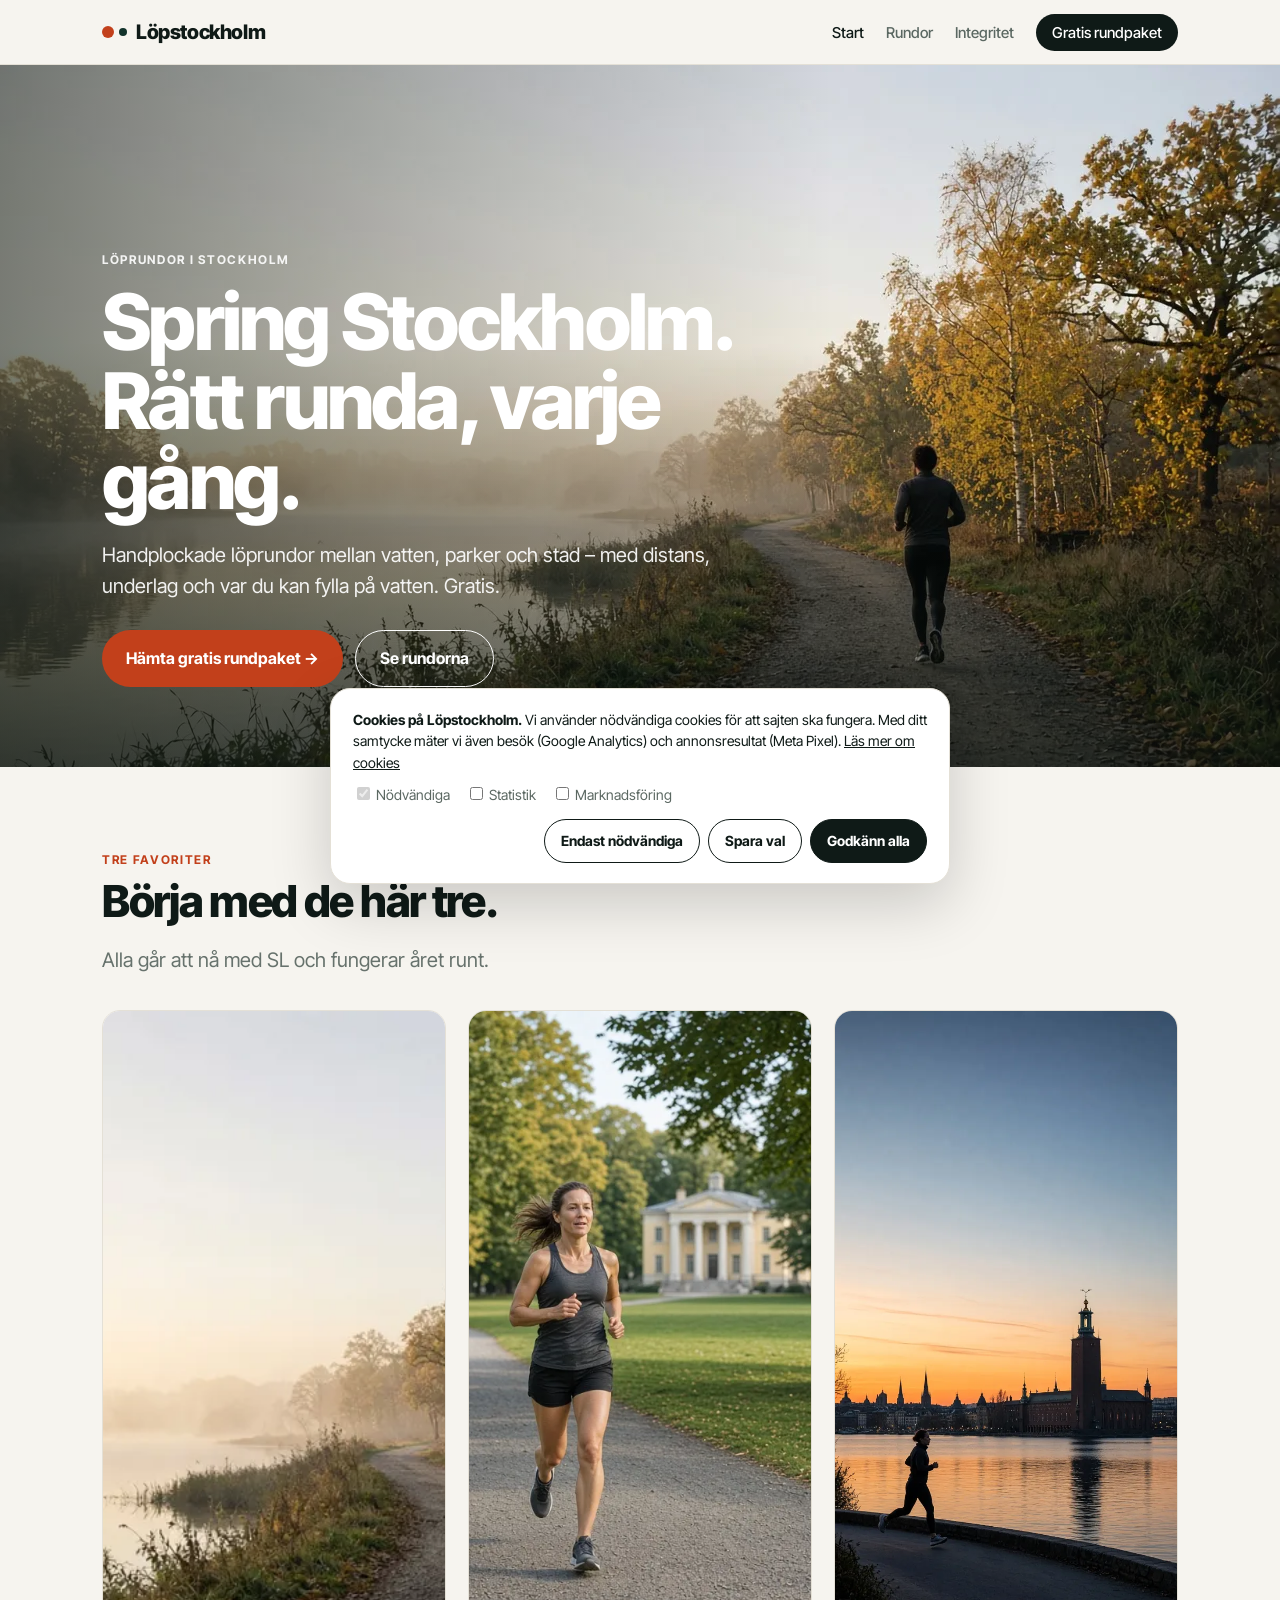
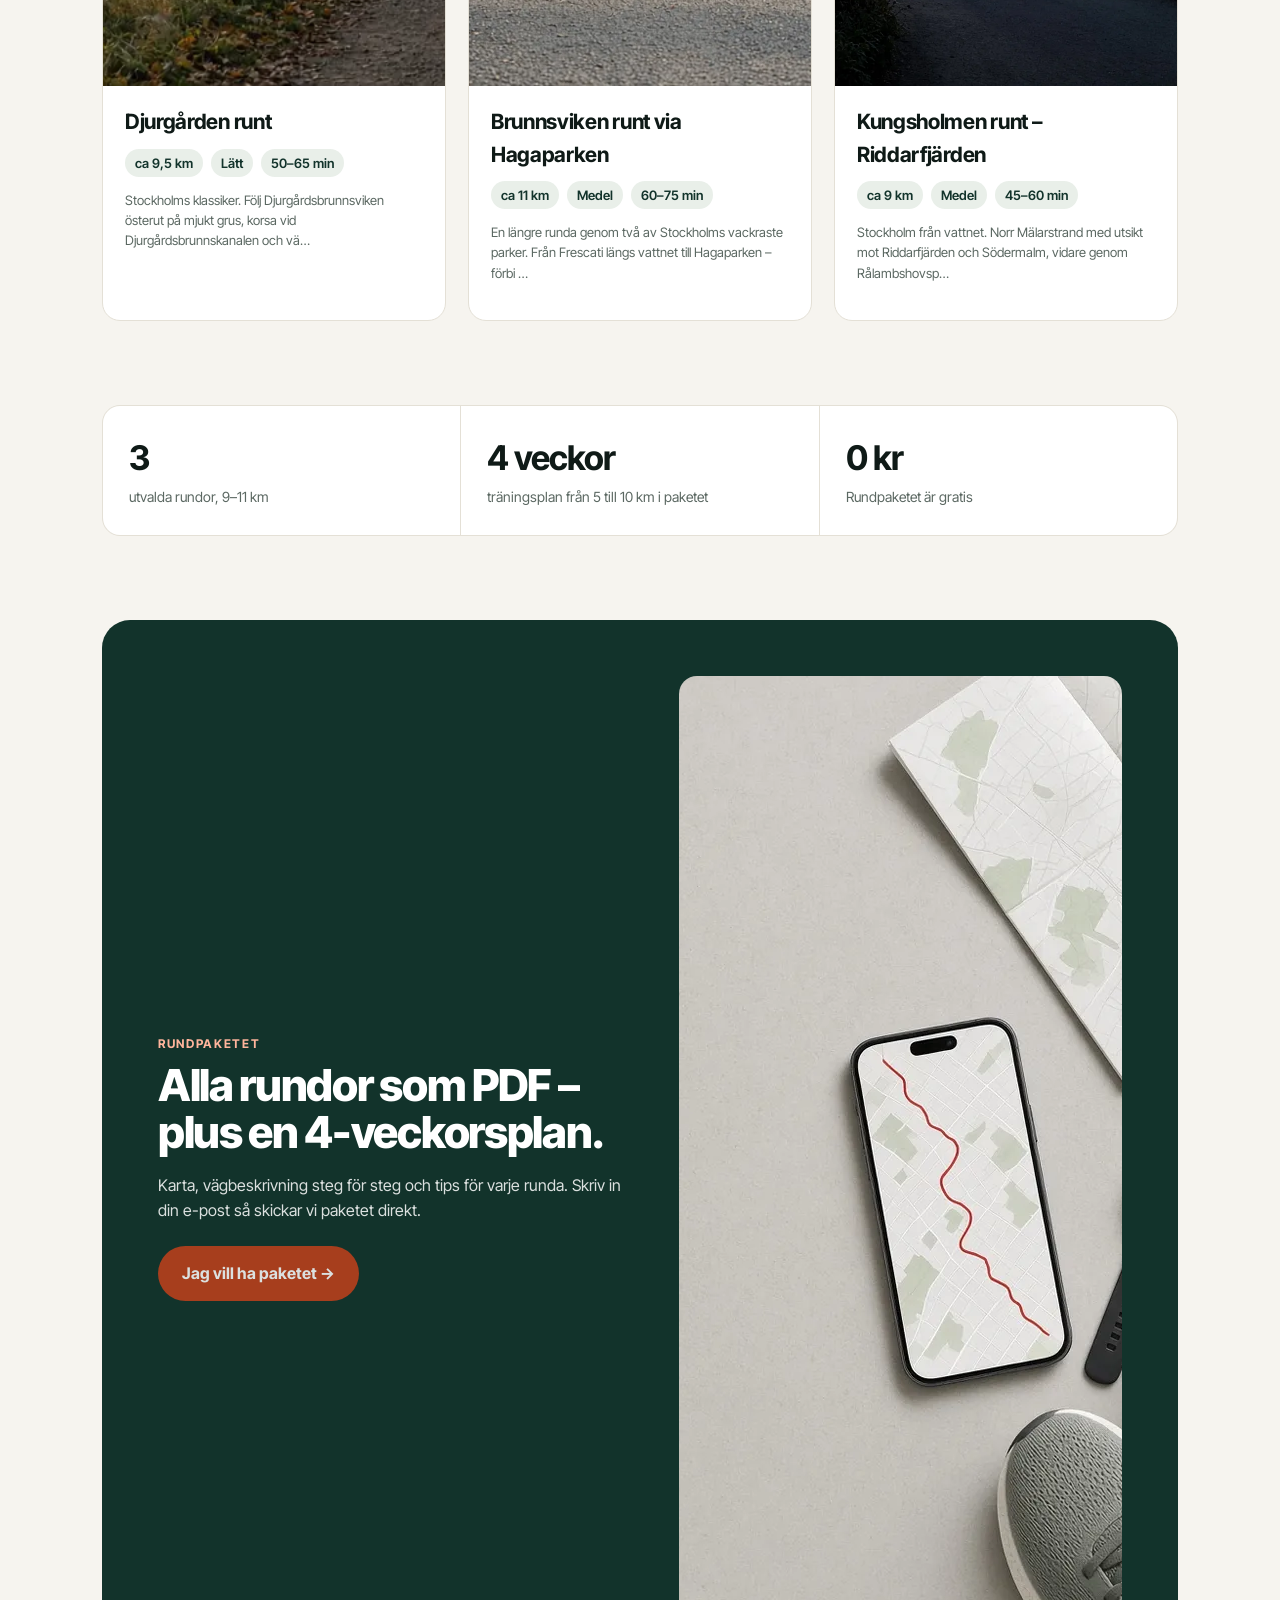
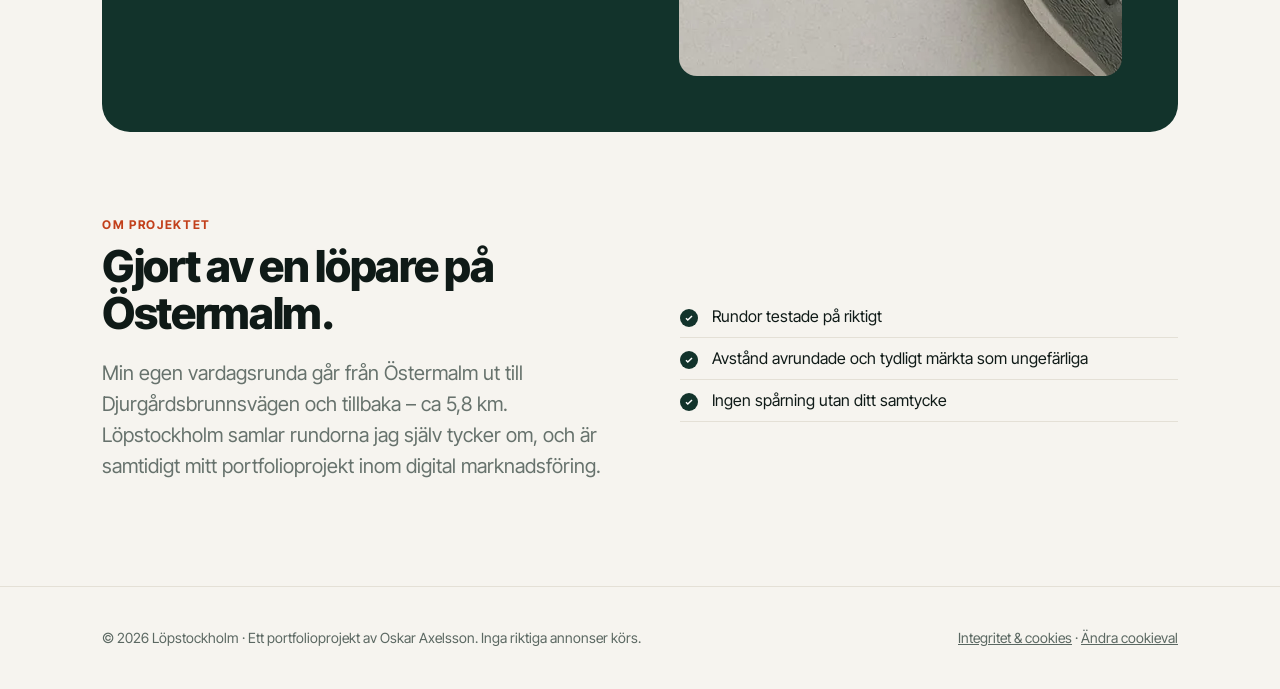
<file: index.html>
<!doctype html><html lang="sv"><head><meta charset="utf-8">
<meta name="viewport" content="width=device-width,initial-scale=1">
<title>Löprundor i Stockholm – gratis rundguide | Löpstockholm</title><meta name="description" content="Handplockade löprundor i Stockholm: Djurgården runt, Brunnsviken via Hagaparken och Kungsholmen runt. Distans, underlag och tips – plus gratis rundpaket som PDF.">
<meta name="robots" content="index,follow"><link rel="canonical" href="https://oskaraxels.github.io/lopstockholm/">
<meta property="og:type" content="website"><meta property="og:locale" content="sv_SE"><meta property="og:site_name" content="Löpstockholm">
<meta property="og:title" content="Löprundor i Stockholm – gratis rundguide | Löpstockholm"><meta property="og:description" content="Handplockade löprundor i Stockholm: Djurgården runt, Brunnsviken via Hagaparken och Kungsholmen runt. Distans, underlag och tips – plus gratis rundpaket som PDF."><meta property="og:image" content="https://oskaraxels.github.io/lopstockholm/assets/img/og.jpg">
<meta name="twitter:card" content="summary_large_image"><meta name="theme-color" content="#12332b">
<link rel="icon" href="data:image/svg+xml,%3Csvg xmlns='http://www.w3.org/2000/svg' viewBox='0 0 32 32'%3E%3Ccircle cx='12' cy='16' r='8' fill='%23e2552b'/%3E%3Ccircle cx='22' cy='16' r='6' fill='%2312332b'/%3E%3C/svg%3E">
<link rel="preload" href="assets/fonts/InterTight.ttf" as="font" type="font/ttf" crossorigin>
<link rel="stylesheet" href="styles.css"><script type="application/ld+json">{"@context": "https://schema.org", "@graph": [{"@type": "WebSite", "@id": "https://oskaraxels.github.io/lopstockholm/#website", "url": "https://oskaraxels.github.io/lopstockholm/", "name": "Löpstockholm", "inLanguage": "sv-SE"}, {"@type": "Organization", "@id": "https://oskaraxels.github.io/lopstockholm/#org", "name": "Löpstockholm", "url": "https://oskaraxels.github.io/lopstockholm/", "logo": "https://oskaraxels.github.io/lopstockholm/assets/img/og.jpg", "founder": {"@type": "Person", "name": "Oskar Axelsson"}}]}</script>
<script src="js/config.js"></script><script src="js/tracking.js"></script>
</head><body>
<header class="site"><div class="wrap"><a class="logo" href="index.html"><i></i>Löpstockholm</a><nav><a href="index.html" class="on">Start</a><a href="rundor.html" class="">Rundor</a><a href="integritet.html" class="">Integritet</a><a class="btn-s" href="rundpaketet.html" data-track="cta_click" data-label="Hämta Rundpaketet" data-location="header">Gratis rundpaket</a></nav></div></header>
<main>
<section class="hero" style="padding:0"><picture><source srcset="assets/img/hero.webp" type="image/webp"><img src="assets/img/hero.jpg" alt="Löpare på grusväg längs Djurgårdsbrunnsviken en dimmig höstmorgon" fetchpriority="high" width="1280" height="720"></picture>
<div class="wrap"><div class="eyebrow">Löprundor i Stockholm</div><h1>Spring Stockholm. Rätt runda, varje gång.</h1>
<p class="lead">Handplockade löprundor mellan vatten, parker och stad – med distans, underlag och var du kan fylla på vatten. Gratis.</p>
<p style="margin-top:28px;display:flex;gap:12px;flex-wrap:wrap"><a class="btn" href="rundpaketet.html" data-track="cta_click" data-label="Hämta gratis rundpaket" data-location="hero">Hämta gratis rundpaket →</a><a class="btn line" style="color:#fff;border-color:#fff" href="rundor.html" data-track="cta_click" data-label="Se rundorna" data-location="hero">Se rundorna</a></p></div></section>
<section><div class="wrap">
<div class="eyebrow">Tre favoriter</div><h2>Börja med de här tre.</h2><p class="lead" style="color:var(--muted)">Alla går att nå med SL och fungerar året runt.</p>
<div class="grid3" style="margin-top:34px"><a class="card" href="rundor.html#djurgarden" data-track="select_content" data-label="Djurgården runt" data-location="home_cards">
<picture><source srcset="assets/img/djurgarden-card.webp" type="image/webp"><img src="assets/img/djurgarden-card.jpg" alt="Djurgården runt" loading="lazy" width="900" height="675"></picture>
<div class="b"><h3>Djurgården runt</h3><div class="meta"><span class="pill">ca 9,5 km</span><span class="pill">Lätt</span><span class="pill">50–65 min</span></div><p class="note">Stockholms klassiker. Följ Djurgårdsbrunnsviken österut på mjukt grus, korsa vid Djurgårdsbrunnskanalen och vä…</p></div></a><a class="card" href="rundor.html#brunnsviken" data-track="select_content" data-label="Brunnsviken runt via Hagaparken" data-location="home_cards">
<picture><source srcset="assets/img/haga.webp" type="image/webp"><img src="assets/img/haga.jpg" alt="Brunnsviken runt via Hagaparken" loading="lazy" width="900" height="675"></picture>
<div class="b"><h3>Brunnsviken runt via Hagaparken</h3><div class="meta"><span class="pill">ca 11 km</span><span class="pill">Medel</span><span class="pill">60–75 min</span></div><p class="note">En längre runda genom två av Stockholms vackraste parker. Från Frescati längs vattnet till Hagaparken – förbi …</p></div></a><a class="card" href="rundor.html#kungsholmen" data-track="select_content" data-label="Kungsholmen runt – Riddarfjärden" data-location="home_cards">
<picture><source srcset="assets/img/riddarfjarden.webp" type="image/webp"><img src="assets/img/riddarfjarden.jpg" alt="Kungsholmen runt – Riddarfjärden" loading="lazy" width="900" height="675"></picture>
<div class="b"><h3>Kungsholmen runt – Riddarfjärden</h3><div class="meta"><span class="pill">ca 9 km</span><span class="pill">Medel</span><span class="pill">45–60 min</span></div><p class="note">Stockholm från vattnet. Norr Mälarstrand med utsikt mot Riddarfjärden och Södermalm, vidare genom Rålambshovsp…</p></div></a></div></div></section>
<section style="padding-top:0"><div class="wrap"><div class="stats"><div><b>3</b><span>utvalda rundor, 9–11 km</span></div><div><b>4 veckor</b><span>träningsplan från 5 till 10 km i paketet</span></div><div><b>0 kr</b><span>Rundpaketet är gratis</span></div></div></div></section>
<section style="padding-top:0"><div class="wrap"><div class="band split"><div><div class="eyebrow" style="color:#ffb59c">Rundpaketet</div><h2>Alla rundor som PDF – plus en 4-veckorsplan.</h2><p>Karta, vägbeskrivning steg för steg och tips för varje runda. Skriv in din e-post så skickar vi paketet direkt.</p>
<p style="margin-top:24px"><a class="btn" href="rundpaketet.html" data-track="cta_click" data-label="Jag vill ha paketet" data-location="home_band">Jag vill ha paketet →</a></p></div>
<picture><source srcset="assets/img/paket.webp" type="image/webp"><img src="assets/img/paket.jpg" alt="Mobil med löprunda på karta, löparskor och klocka" loading="lazy" width="1000" height="1000"></picture></div></div></section>
<section style="padding-top:0"><div class="wrap split"><div><div class="eyebrow">Om projektet</div><h2>Gjort av en löpare på Östermalm.</h2><p class="lead" style="color:var(--muted)">Min egen vardagsrunda går från Östermalm ut till Djurgårdsbrunnsvägen och tillbaka – ca 5,8 km. Löpstockholm samlar rundorna jag själv tycker om, och är samtidigt mitt portfolioprojekt inom digital marknadsföring.</p></div>
<ul class="check"><li>Rundor testade på riktigt</li><li>Avstånd avrundade och tydligt märkta som ungefärliga</li><li>Ingen spårning utan ditt samtycke</li></ul></div></section></main>
<footer class="site"><div class="wrap"><span>© 2026 Löpstockholm · Ett portfolioprojekt av Oskar Axelsson. Inga riktiga annonser körs.</span><span><a href="integritet.html">Integritet &amp; cookies</a> · <button onclick="lsOpenConsent()">Ändra cookieval</button></span></div></footer>
</body></html>
</file>
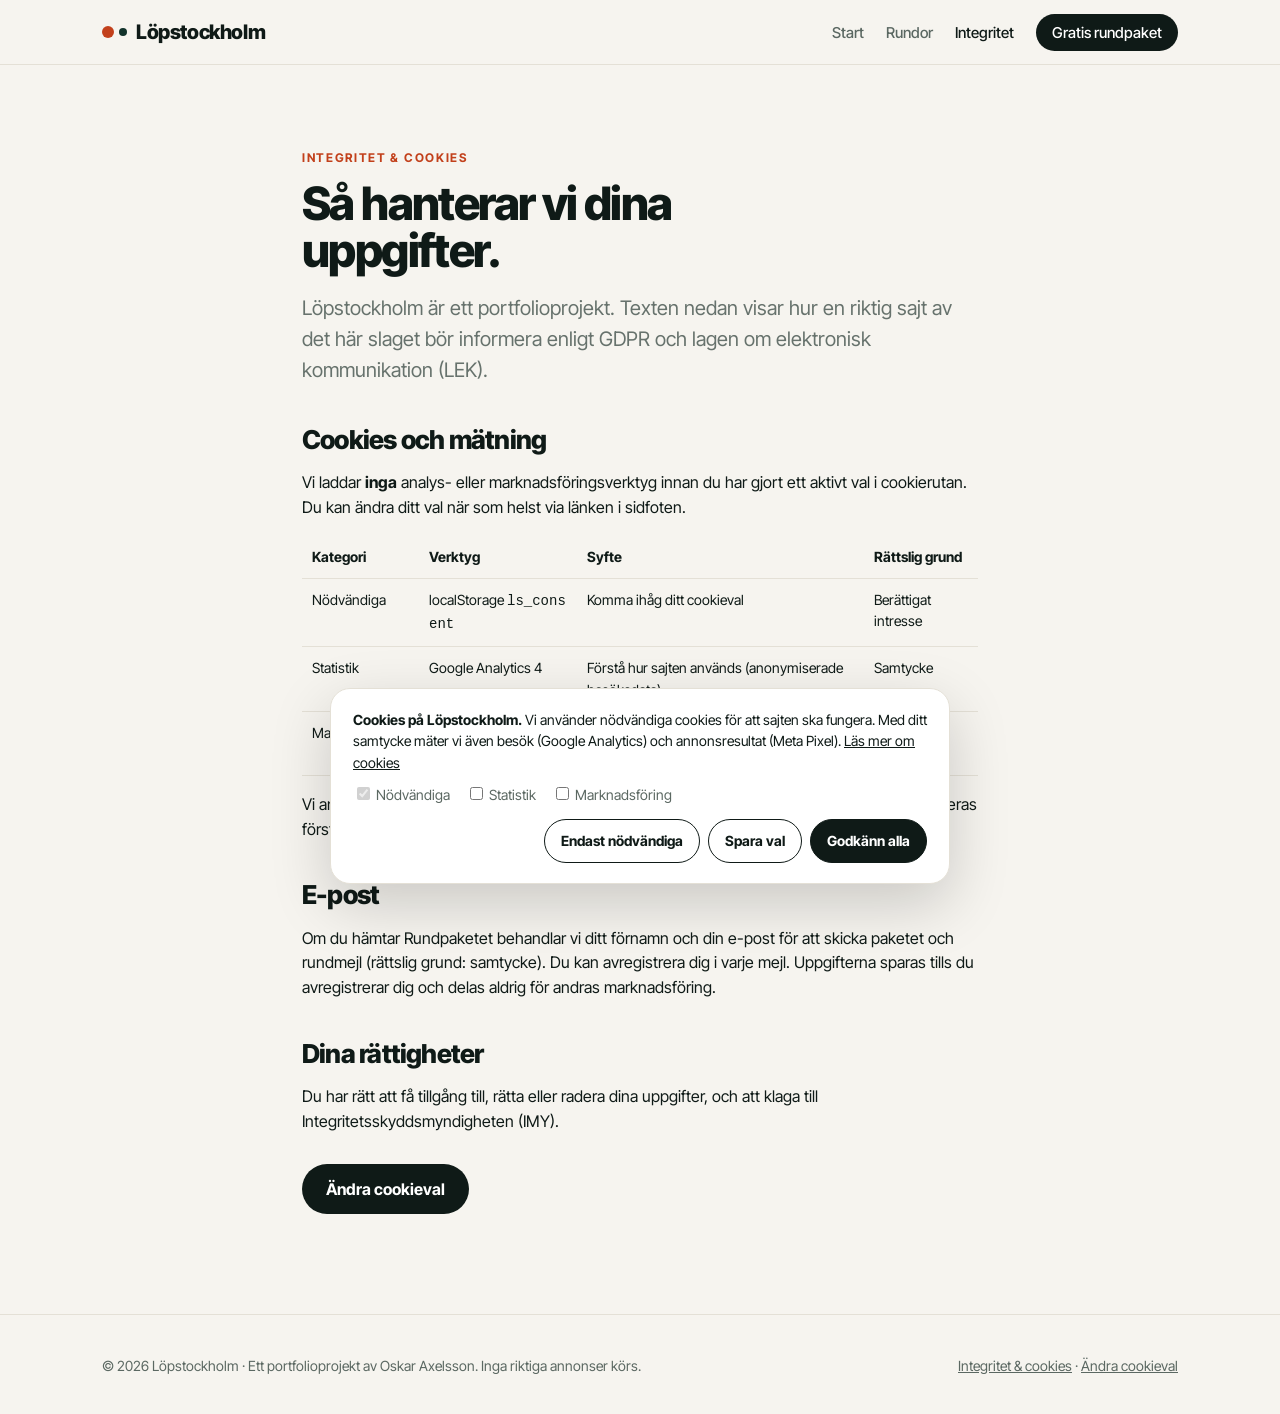
<file: integritet.html>
<!doctype html><html lang="sv"><head><meta charset="utf-8">
<meta name="viewport" content="width=device-width,initial-scale=1">
<title>Integritet & cookies | Löpstockholm</title><meta name="description" content="Hur Löpstockholm hanterar cookies, samtycke, Google Analytics, Meta Pixel och personuppgifter enligt GDPR.">
<meta name="robots" content="index,follow"><link rel="canonical" href="https://oskaraxels.github.io/lopstockholm/integritet.html">
<meta property="og:type" content="website"><meta property="og:locale" content="sv_SE"><meta property="og:site_name" content="Löpstockholm">
<meta property="og:title" content="Integritet & cookies | Löpstockholm"><meta property="og:description" content="Hur Löpstockholm hanterar cookies, samtycke, Google Analytics, Meta Pixel och personuppgifter enligt GDPR."><meta property="og:image" content="https://oskaraxels.github.io/lopstockholm/assets/img/og.jpg">
<meta name="twitter:card" content="summary_large_image"><meta name="theme-color" content="#12332b">
<link rel="icon" href="data:image/svg+xml,%3Csvg xmlns='http://www.w3.org/2000/svg' viewBox='0 0 32 32'%3E%3Ccircle cx='12' cy='16' r='8' fill='%23e2552b'/%3E%3Ccircle cx='22' cy='16' r='6' fill='%2312332b'/%3E%3C/svg%3E">
<link rel="preload" href="assets/fonts/InterTight.ttf" as="font" type="font/ttf" crossorigin>
<link rel="stylesheet" href="styles.css">
<script src="js/config.js"></script><script src="js/tracking.js"></script>
</head><body>
<header class="site"><div class="wrap"><a class="logo" href="index.html"><i></i>Löpstockholm</a><nav><a href="index.html" class="">Start</a><a href="rundor.html" class="">Rundor</a><a href="integritet.html" class="on">Integritet</a><a class="btn-s" href="rundpaketet.html" data-track="cta_click" data-label="Hämta Rundpaketet" data-location="header">Gratis rundpaket</a></nav></div></header>
<main><section><div class="wrap prose"><div class="eyebrow">Integritet &amp; cookies</div><h1 style="font-size:46px">Så hanterar vi dina uppgifter.</h1>
<p class="lead" style="color:var(--muted)">Löpstockholm är ett portfolioprojekt. Texten nedan visar hur en riktig sajt av det här slaget bör informera enligt GDPR och lagen om elektronisk kommunikation (LEK).</p>
<h2>Cookies och mätning</h2><p>Vi laddar <strong>inga</strong> analys- eller marknadsföringsverktyg innan du har gjort ett aktivt val i cookierutan. Du kan ändra ditt val när som helst via länken i sidfoten.</p>
<div style="overflow-x:auto"><table><tr><th>Kategori</th><th>Verktyg</th><th>Syfte</th><th>Rättslig grund</th></tr>
<tr><td>Nödvändiga</td><td>localStorage <code>ls_consent</code></td><td>Komma ihåg ditt cookieval</td><td>Berättigat intresse</td></tr>
<tr><td>Statistik</td><td>Google Analytics 4</td><td>Förstå hur sajten används (anonymiserade besöksdata)</td><td>Samtycke</td></tr>
<tr><td>Marknadsföring</td><td>Meta Pixel</td><td>Mäta annonsresultat och visa relevanta annonser</td><td>Samtycke</td></tr></table></div>
<p>Vi använder Google Consent Mode v2: alla lagringstyper är nekade som standard och uppdateras först när du godkänner.</p>
<h2>E-post</h2><p>Om du hämtar Rundpaketet behandlar vi ditt förnamn och din e-post för att skicka paketet och rundmejl (rättslig grund: samtycke). Du kan avregistrera dig i varje mejl. Uppgifterna sparas tills du avregistrerar dig och delas aldrig för andras marknadsföring.</p>
<h2>Dina rättigheter</h2><p>Du har rätt att få tillgång till, rätta eller radera dina uppgifter, och att klaga till Integritetsskyddsmyndigheten (IMY).</p>
<p style="margin-top:30px"><button class="btn dark" onclick="lsOpenConsent()">Ändra cookieval</button></p></div></section></main>
<footer class="site"><div class="wrap"><span>© 2026 Löpstockholm · Ett portfolioprojekt av Oskar Axelsson. Inga riktiga annonser körs.</span><span><a href="integritet.html">Integritet &amp; cookies</a> · <button onclick="lsOpenConsent()">Ändra cookieval</button></span></div></footer>
</body></html>
</file>
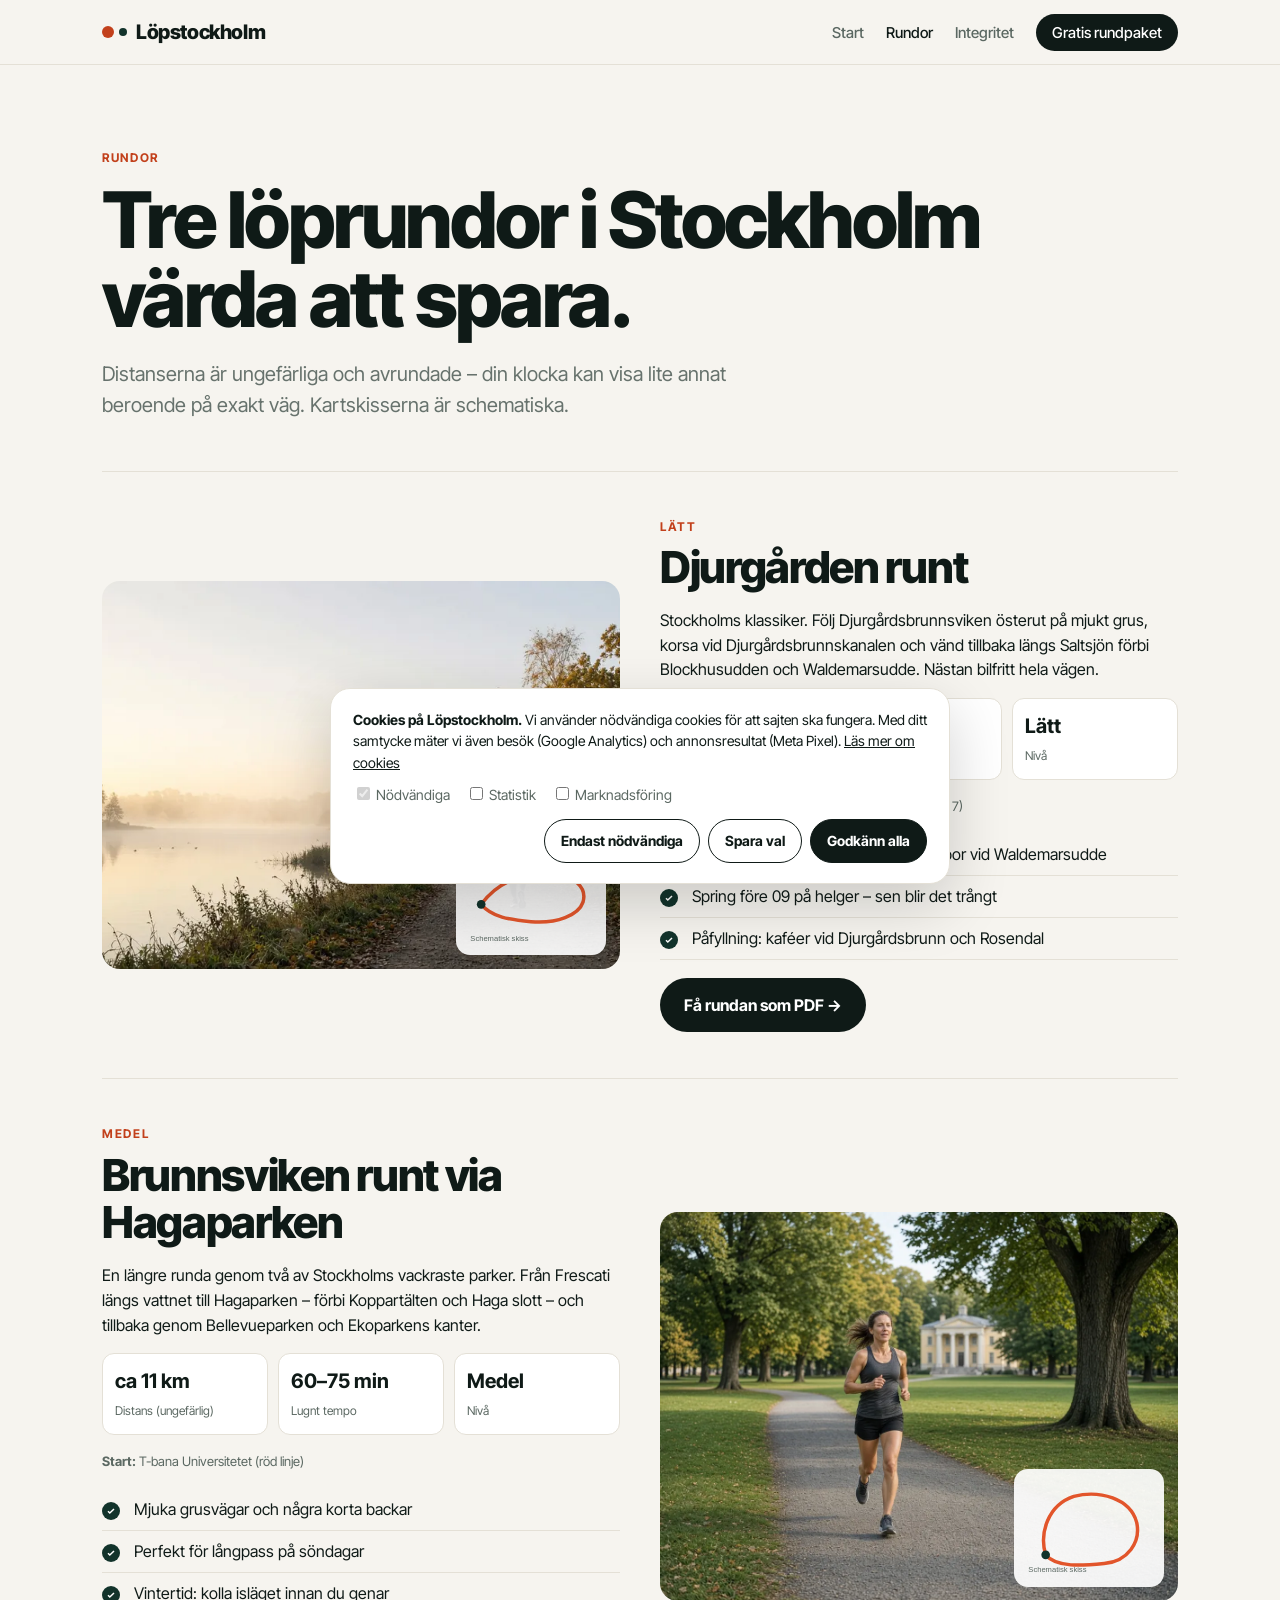
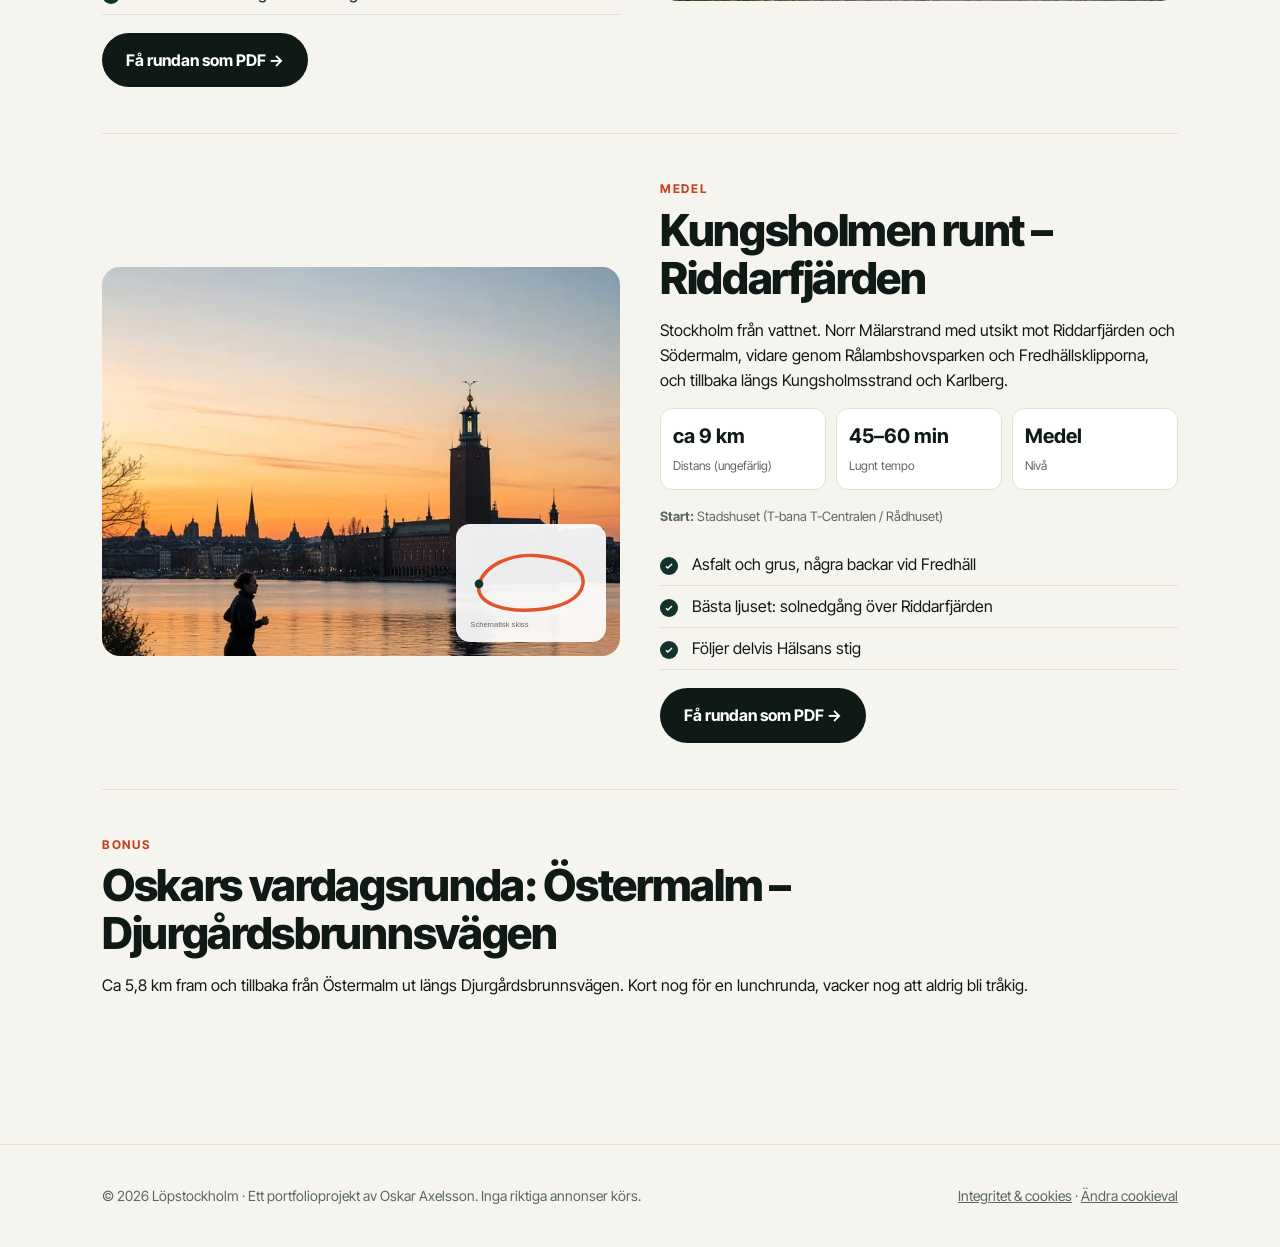
<file: rundor.html>
<!doctype html><html lang="sv"><head><meta charset="utf-8">
<meta name="viewport" content="width=device-width,initial-scale=1">
<title>Djurgården runt, Brunnsviken & Kungsholmen runt – löprundor | Löpstockholm</title><meta name="description" content="Tre löprundor i Stockholm med distans, nivå, startpunkt och tips: Djurgården runt (ca 9,5 km), Brunnsviken via Hagaparken (ca 11 km) och Kungsholmen runt (ca 9 km).">
<meta name="robots" content="index,follow"><link rel="canonical" href="https://oskaraxels.github.io/lopstockholm/rundor.html">
<meta property="og:type" content="website"><meta property="og:locale" content="sv_SE"><meta property="og:site_name" content="Löpstockholm">
<meta property="og:title" content="Djurgården runt, Brunnsviken & Kungsholmen runt – löprundor | Löpstockholm"><meta property="og:description" content="Tre löprundor i Stockholm med distans, nivå, startpunkt och tips: Djurgården runt (ca 9,5 km), Brunnsviken via Hagaparken (ca 11 km) och Kungsholmen runt (ca 9 km)."><meta property="og:image" content="https://oskaraxels.github.io/lopstockholm/assets/img/og.jpg">
<meta name="twitter:card" content="summary_large_image"><meta name="theme-color" content="#12332b">
<link rel="icon" href="data:image/svg+xml,%3Csvg xmlns='http://www.w3.org/2000/svg' viewBox='0 0 32 32'%3E%3Ccircle cx='12' cy='16' r='8' fill='%23e2552b'/%3E%3Ccircle cx='22' cy='16' r='6' fill='%2312332b'/%3E%3C/svg%3E">
<link rel="preload" href="assets/fonts/InterTight.ttf" as="font" type="font/ttf" crossorigin>
<link rel="stylesheet" href="styles.css"><script type="application/ld+json">{"@context": "https://schema.org", "@type": "ItemList", "name": "Löprundor i Stockholm", "itemListElement": [{"@type": "ListItem", "position": 1, "item": {"@type": "TouristAttraction", "name": "Djurgården runt", "description": "Stockholms klassiker. Följ Djurgårdsbrunnsviken österut på mjukt grus, korsa vid Djurgårdsbrunnskanalen och vänd tillbaka längs Saltsjön förbi Blockhusudden och Waldemarsudde. Nästan bilfritt hela vägen.", "url": "https://oskaraxels.github.io/lopstockholm/rundor.html#djurgarden", "address": {"@type": "PostalAddress", "addressLocality": "Stockholm", "addressCountry": "SE"}}}, {"@type": "ListItem", "position": 2, "item": {"@type": "TouristAttraction", "name": "Brunnsviken runt via Hagaparken", "description": "En längre runda genom två av Stockholms vackraste parker. Från Frescati längs vattnet till Hagaparken – förbi Koppartälten och Haga slott – och tillbaka genom Bellevueparken och Ekoparkens kanter.", "url": "https://oskaraxels.github.io/lopstockholm/rundor.html#brunnsviken", "address": {"@type": "PostalAddress", "addressLocality": "Stockholm", "addressCountry": "SE"}}}, {"@type": "ListItem", "position": 3, "item": {"@type": "TouristAttraction", "name": "Kungsholmen runt – Riddarfjärden", "description": "Stockholm från vattnet. Norr Mälarstrand med utsikt mot Riddarfjärden och Södermalm, vidare genom Rålambshovsparken och Fredhällsklipporna, och tillbaka längs Kungsholmsstrand och Karlberg.", "url": "https://oskaraxels.github.io/lopstockholm/rundor.html#kungsholmen", "address": {"@type": "PostalAddress", "addressLocality": "Stockholm", "addressCountry": "SE"}}}]}</script>
<script src="js/config.js"></script><script src="js/tracking.js"></script>
</head><body>
<header class="site"><div class="wrap"><a class="logo" href="index.html"><i></i>Löpstockholm</a><nav><a href="index.html" class="">Start</a><a href="rundor.html" class="on">Rundor</a><a href="integritet.html" class="">Integritet</a><a class="btn-s" href="rundpaketet.html" data-track="cta_click" data-label="Hämta Rundpaketet" data-location="header">Gratis rundpaket</a></nav></div></header>
<main><section style="padding-bottom:20px"><div class="wrap"><div class="eyebrow">Rundor</div><h1 style="max-width:18ch">Tre löprundor i Stockholm värda att spara.</h1>
<p class="lead" style="color:var(--muted)">Distanserna är ungefärliga och avrundade – din klocka kan visa lite annat beroende på exakt väg. Kartskisserna är schematiska.</p></div></section>
<section style="padding-top:10px"><div class="wrap"><article class="route" id="djurgarden"><div class="media"><picture><source srcset="assets/img/djurgarden-card.webp" type="image/webp"><img src="assets/img/djurgarden-card.jpg" alt="Djurgården runt" loading="lazy"></picture><svg viewBox="0 0 120 90" aria-label="Schematisk runda"><path d="M 14 52 C 30 30, 55 22, 80 24 C 100 26, 112 36, 108 50 C 104 62, 84 70, 60 68 C 40 66, 24 64, 14 52 Z" fill="none" stroke="#e2552b" stroke-width="3.2" stroke-linecap="round" stroke-linejoin="round"/><circle cx="14" cy="52" r="4" fill="#12332b"/><text x="4" y="86" font-size="7" fill="#5b6862" font-family="sans-serif">Schematisk skiss</text></svg></div>
<div><div class="eyebrow">Lätt</div><h2>Djurgården runt</h2><p>Stockholms klassiker. Följ Djurgårdsbrunnsviken österut på mjukt grus, korsa vid Djurgårdsbrunnskanalen och vänd tillbaka längs Saltsjön förbi Blockhusudden och Waldemarsudde. Nästan bilfritt hela vägen.</p>
<div class="facts"><div><b>ca 9,5 km</b><span>Distans (ungefärlig)</span></div><div><b>50–65 min</b><span>Lugnt tempo</span></div><div><b>Lätt</b><span>Nivå</span></div></div>
<p class="note"><strong>Start:</strong> Djurgårdsbron vid Nordiska museet (spårvagn 7)</p><ul class="check"><li>Mest grus och asfalt, platt utom trappor vid Waldemarsudde</li><li>Spring före 09 på helger – sen blir det trångt</li><li>Påfyllning: kaféer vid Djurgårdsbrunn och Rosendal</li></ul>
<a class="btn dark" href="rundpaketet.html" data-track="cta_click" data-label="Få Djurgården runt som PDF" data-location="route_djurgarden">Få rundan som PDF →</a></div></article><article class="route" id="brunnsviken"><div class="media"><picture><source srcset="assets/img/haga.webp" type="image/webp"><img src="assets/img/haga.jpg" alt="Brunnsviken runt via Hagaparken" loading="lazy"></picture><svg viewBox="0 0 120 90" aria-label="Schematisk runda"><path d="M 20 70 C 14 50, 22 24, 46 16 C 70 10, 98 18, 104 40 C 108 58, 96 76, 74 78 C 54 80, 30 82, 20 70 Z" fill="none" stroke="#e2552b" stroke-width="3.2" stroke-linecap="round" stroke-linejoin="round"/><circle cx="20" cy="70" r="4" fill="#12332b"/><text x="4" y="86" font-size="7" fill="#5b6862" font-family="sans-serif">Schematisk skiss</text></svg></div>
<div><div class="eyebrow">Medel</div><h2>Brunnsviken runt via Hagaparken</h2><p>En längre runda genom två av Stockholms vackraste parker. Från Frescati längs vattnet till Hagaparken – förbi Koppartälten och Haga slott – och tillbaka genom Bellevueparken och Ekoparkens kanter.</p>
<div class="facts"><div><b>ca 11 km</b><span>Distans (ungefärlig)</span></div><div><b>60–75 min</b><span>Lugnt tempo</span></div><div><b>Medel</b><span>Nivå</span></div></div>
<p class="note"><strong>Start:</strong> T-bana Universitetet (röd linje)</p><ul class="check"><li>Mjuka grusvägar och några korta backar</li><li>Perfekt för långpass på söndagar</li><li>Vintertid: kolla isläget innan du genar</li></ul>
<a class="btn dark" href="rundpaketet.html" data-track="cta_click" data-label="Få Brunnsviken runt via Hagaparken som PDF" data-location="route_brunnsviken">Få rundan som PDF →</a></div></article><article class="route" id="kungsholmen"><div class="media"><picture><source srcset="assets/img/riddarfjarden.webp" type="image/webp"><img src="assets/img/riddarfjarden.jpg" alt="Kungsholmen runt – Riddarfjärden" loading="lazy"></picture><svg viewBox="0 0 120 90" aria-label="Schematisk runda"><path d="M 12 46 C 18 28, 42 18, 66 20 C 92 22, 110 32, 108 46 C 106 60, 88 68, 64 70 C 40 72, 8 66, 12 46 Z" fill="none" stroke="#e2552b" stroke-width="3.2" stroke-linecap="round" stroke-linejoin="round"/><circle cx="12" cy="46" r="4" fill="#12332b"/><text x="4" y="86" font-size="7" fill="#5b6862" font-family="sans-serif">Schematisk skiss</text></svg></div>
<div><div class="eyebrow">Medel</div><h2>Kungsholmen runt – Riddarfjärden</h2><p>Stockholm från vattnet. Norr Mälarstrand med utsikt mot Riddarfjärden och Södermalm, vidare genom Rålambshovsparken och Fredhällsklipporna, och tillbaka längs Kungsholmsstrand och Karlberg.</p>
<div class="facts"><div><b>ca 9 km</b><span>Distans (ungefärlig)</span></div><div><b>45–60 min</b><span>Lugnt tempo</span></div><div><b>Medel</b><span>Nivå</span></div></div>
<p class="note"><strong>Start:</strong> Stadshuset (T-bana T-Centralen / Rådhuset)</p><ul class="check"><li>Asfalt och grus, några backar vid Fredhäll</li><li>Bästa ljuset: solnedgång över Riddarfjärden</li><li>Följer delvis Hälsans stig</li></ul>
<a class="btn dark" href="rundpaketet.html" data-track="cta_click" data-label="Få Kungsholmen runt – Riddarfjärden som PDF" data-location="route_kungsholmen">Få rundan som PDF →</a></div></article>
<article class="route" style="grid-template-columns:1fr"><div><div class="eyebrow">Bonus</div><h2>Oskars vardagsrunda: Östermalm – Djurgårdsbrunnsvägen</h2><p>Ca 5,8 km fram och tillbaka från Östermalm ut längs Djurgårdsbrunnsvägen. Kort nog för en lunchrunda, vacker nog att aldrig bli tråkig.</p></div></article></div></section></main>
<footer class="site"><div class="wrap"><span>© 2026 Löpstockholm · Ett portfolioprojekt av Oskar Axelsson. Inga riktiga annonser körs.</span><span><a href="integritet.html">Integritet &amp; cookies</a> · <button onclick="lsOpenConsent()">Ändra cookieval</button></span></div></footer>
</body></html>
</file>
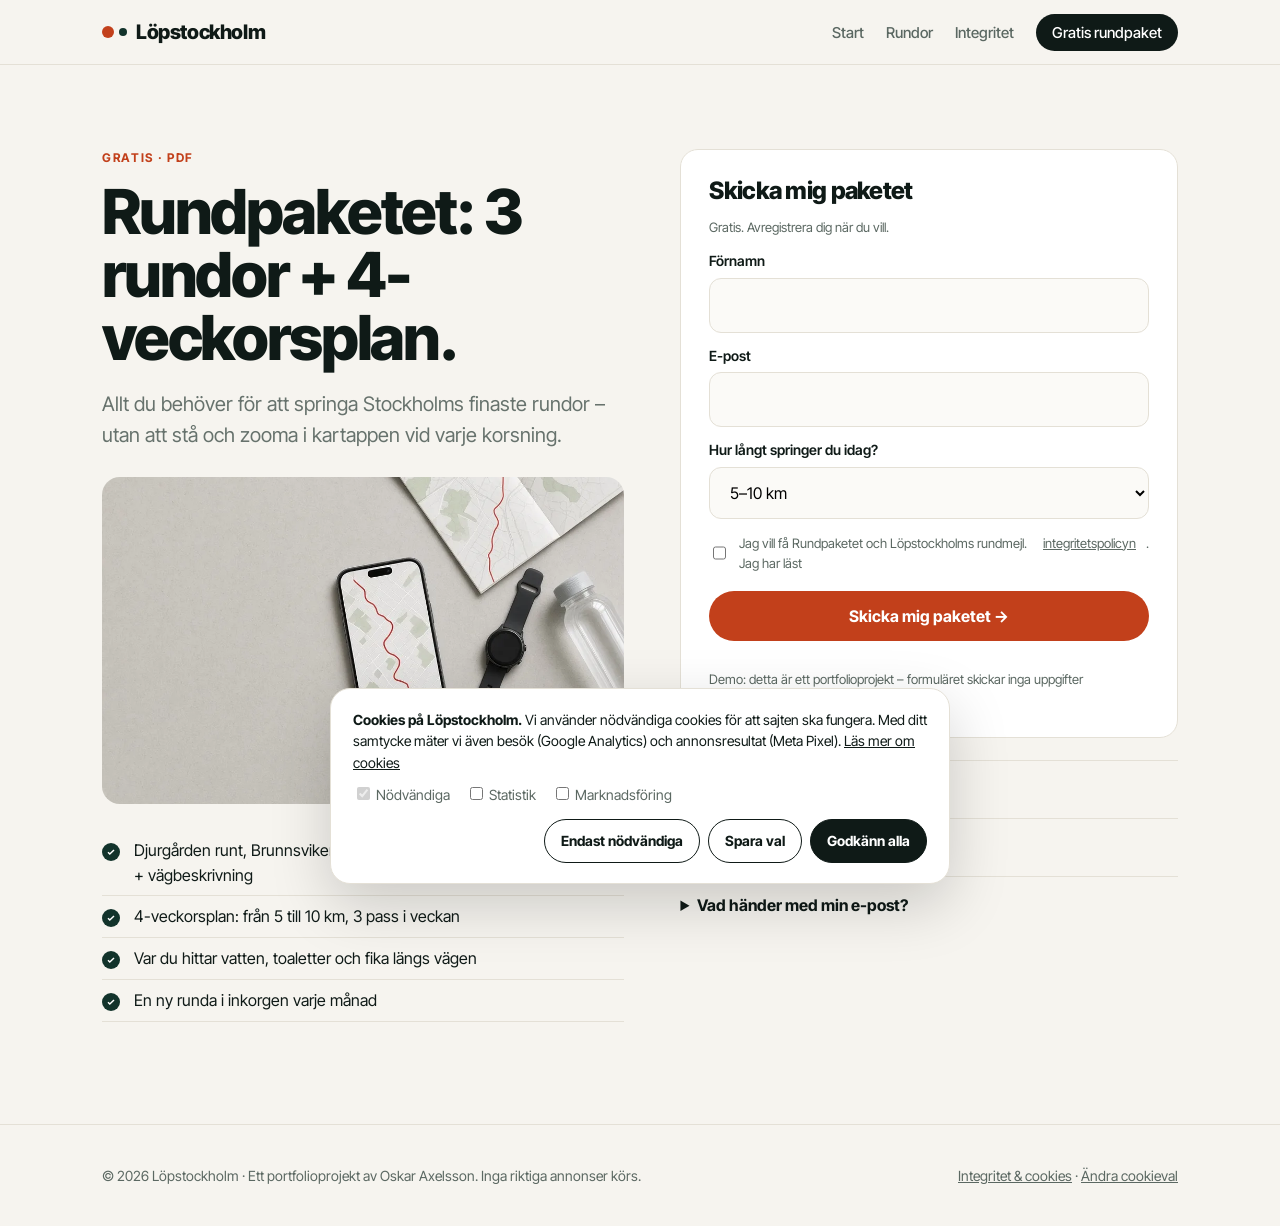
<file: rundpaketet.html>
<!doctype html><html lang="sv"><head><meta charset="utf-8">
<meta name="viewport" content="width=device-width,initial-scale=1">
<title>Gratis rundpaket: 3 löprundor i Stockholm som PDF | Löpstockholm</title><meta name="description" content="Hämta Rundpaketet gratis: Djurgården runt, Brunnsviken och Kungsholmen runt som PDF med karta och vägbeskrivning, plus en 4-veckorsplan från 5 till 10 km.">
<meta name="robots" content="index,follow"><link rel="canonical" href="https://oskaraxels.github.io/lopstockholm/rundpaketet.html">
<meta property="og:type" content="website"><meta property="og:locale" content="sv_SE"><meta property="og:site_name" content="Löpstockholm">
<meta property="og:title" content="Gratis rundpaket: 3 löprundor i Stockholm som PDF | Löpstockholm"><meta property="og:description" content="Hämta Rundpaketet gratis: Djurgården runt, Brunnsviken och Kungsholmen runt som PDF med karta och vägbeskrivning, plus en 4-veckorsplan från 5 till 10 km."><meta property="og:image" content="https://oskaraxels.github.io/lopstockholm/assets/img/og.jpg">
<meta name="twitter:card" content="summary_large_image"><meta name="theme-color" content="#12332b">
<link rel="icon" href="data:image/svg+xml,%3Csvg xmlns='http://www.w3.org/2000/svg' viewBox='0 0 32 32'%3E%3Ccircle cx='12' cy='16' r='8' fill='%23e2552b'/%3E%3Ccircle cx='22' cy='16' r='6' fill='%2312332b'/%3E%3C/svg%3E">
<link rel="preload" href="assets/fonts/InterTight.ttf" as="font" type="font/ttf" crossorigin>
<link rel="stylesheet" href="styles.css"><script type="application/ld+json">{"@context": "https://schema.org", "@graph": [{"@type": "Product", "name": "Rundpaketet – löprundor i Stockholm (PDF)", "image": "https://oskaraxels.github.io/lopstockholm/assets/img/paket.jpg", "description": "Tre löprundor i Stockholm som PDF med karta och vägbeskrivning, plus en 4-veckorsplan från 5 till 10 km.", "brand": {"@type": "Brand", "name": "Löpstockholm"}, "offers": {"@type": "Offer", "price": "0", "priceCurrency": "SEK", "availability": "https://schema.org/InStock", "url": "https://oskaraxels.github.io/lopstockholm/rundpaketet.html"}}, {"@type": "FAQPage", "mainEntity": [{"@type": "Question", "name": "Kostar det något?", "acceptedAnswer": {"@type": "Answer", "text": "Nej. Rundpaketet är gratis. Du får det via e-post och kan avregistrera dig med ett klick."}}, {"@type": "Question", "name": "Vad får jag?", "acceptedAnswer": {"@type": "Answer", "text": "Tre rund-PDF:er med karta och vägbeskrivning, en 4-veckorsplan från 5 till 10 km och ett kort mejl i månaden med en ny runda."}}, {"@type": "Question", "name": "Vad händer med min e-post?", "acceptedAnswer": {"@type": "Answer", "text": "Den används bara för att skicka paketet och rundmejlen. Vi säljer eller delar den aldrig. Se integritetssidan."}}]}]}</script>
<script src="js/config.js"></script><script src="js/tracking.js"></script>
</head><body>
<header class="site"><div class="wrap"><a class="logo" href="index.html"><i></i>Löpstockholm</a><nav><a href="index.html" class="">Start</a><a href="rundor.html" class="">Rundor</a><a href="integritet.html" class="">Integritet</a><a class="btn-s" href="rundpaketet.html" data-track="cta_click" data-label="Hämta Rundpaketet" data-location="header">Gratis rundpaket</a></nav></div></header>
<main><section><div class="wrap split" style="align-items:start">
<div><div class="eyebrow">Gratis · PDF</div><h1 style="font-size:clamp(38px,5vw,62px)">Rundpaketet: 3 rundor + 4-veckorsplan.</h1>
<p class="lead" style="color:var(--muted)">Allt du behöver för att springa Stockholms finaste rundor – utan att stå och zooma i kartappen vid varje korsning.</p>
<picture><source srcset="assets/img/paket.webp" type="image/webp"><img src="assets/img/paket.jpg" alt="Rundpaketet – kartor och träningsplan" style="border-radius:18px;margin:26px 0;aspect-ratio:16/10;object-fit:cover;width:100%"></picture>
<ul class="check"><li>Djurgården runt, Brunnsviken via Haga och Kungsholmen runt – karta + vägbeskrivning</li><li>4-veckorsplan: från 5 till 10 km, 3 pass i veckan</li><li>Var du hittar vatten, toaletter och fika längs vägen</li><li>En ny runda i inkorgen varje månad</li></ul></div>
<div style="position:sticky;top:90px"><form class="signup" id="signup" novalidate>
<h2 style="font-size:24px;margin:0 0 6px">Skicka mig paketet</h2><p class="note">Gratis. Avregistrera dig när du vill.</p>
<label for="f-name">Förnamn</label><input type="text" id="f-name" name="name" autocomplete="given-name" required>
<label for="f-email">E-post</label><input type="email" id="f-email" name="email" autocomplete="email" required>
<label for="f-level">Hur långt springer du idag?</label><select id="f-level" name="level"><option value="0-5">Upp till 5 km</option><option value="5-10" selected>5–10 km</option><option value="10+">Mer än 10 km</option></select>
<label class="gdpr"><input type="checkbox" id="f-ok" required> Jag vill få Rundpaketet och Löpstockholms rundmejl. Jag har läst <a href="integritet.html">integritetspolicyn</a>.</label>
<button class="btn" type="submit" data-label="Skicka mig paketet">Skicka mig paketet →</button><div class="err" id="f-err" role="alert"></div>
<p class="note" style="margin:6px 0 0">Demo: detta är ett portfolioprojekt – formuläret skickar inga uppgifter någonstans.</p></form>
<div style="margin-top:22px"><details style="border-top:1px solid var(--line);padding:16px 0"><summary style="font-weight:700;cursor:pointer">Kostar det något?</summary><p class="note" style="font-size:15px">Nej. Rundpaketet är gratis. Du får det via e-post och kan avregistrera dig med ett klick.</p></details><details style="border-top:1px solid var(--line);padding:16px 0"><summary style="font-weight:700;cursor:pointer">Vad får jag?</summary><p class="note" style="font-size:15px">Tre rund-PDF:er med karta och vägbeskrivning, en 4-veckorsplan från 5 till 10 km och ett kort mejl i månaden med en ny runda.</p></details><details style="border-top:1px solid var(--line);padding:16px 0"><summary style="font-weight:700;cursor:pointer">Vad händer med min e-post?</summary><p class="note" style="font-size:15px">Den används bara för att skicka paketet och rundmejlen. Vi säljer eller delar den aldrig. Se integritetssidan.</p></details></div></div></div></section></main>
<footer class="site"><div class="wrap"><span>© 2026 Löpstockholm · Ett portfolioprojekt av Oskar Axelsson. Inga riktiga annonser körs.</span><span><a href="integritet.html">Integritet &amp; cookies</a> · <button onclick="lsOpenConsent()">Ändra cookieval</button></span></div></footer>
<script>
document.addEventListener('ls:ready',function(){
  var item={item_id:'rundpaketet',item_name:'Rundpaketet (PDF)',item_category:'lead_magnet',price:0};
  lsTrack('view_item',{currency:'SEK',value:0,items:[item]});
  var f=document.getElementById('signup'),started=false;
  f.addEventListener('focusin',function(){ if(!started){started=true;lsTrack('begin_signup',{form_id:'signup',content_name:'Rundpaketet'});} });
  f.addEventListener('submit',function(e){
    e.preventDefault();
    var em=f.email.value.trim(),err=document.getElementById('f-err');
    if(!f.name.value.trim()){err.textContent='Fyll i ditt förnamn.';return;}
    if(!/^[^@\s]+@[^@\s]+\.[^@\s]+$/.test(em)){err.textContent='Kontrollera e-postadressen.';return;}
    if(!document.getElementById('f-ok').checked){err.textContent='Bocka i rutan för att få paketet.';return;}
    err.textContent='';
    lsTrack('generate_lead',{form_id:'signup',lead_source:'rundpaketet',runner_level:f.level.value,currency:'SEK',value:0});
    sessionStorage.setItem('ls_name',f.name.value.trim());
    setTimeout(function(){location.href='tack.html';},350);
  });
});
</script></body></html>
</file>
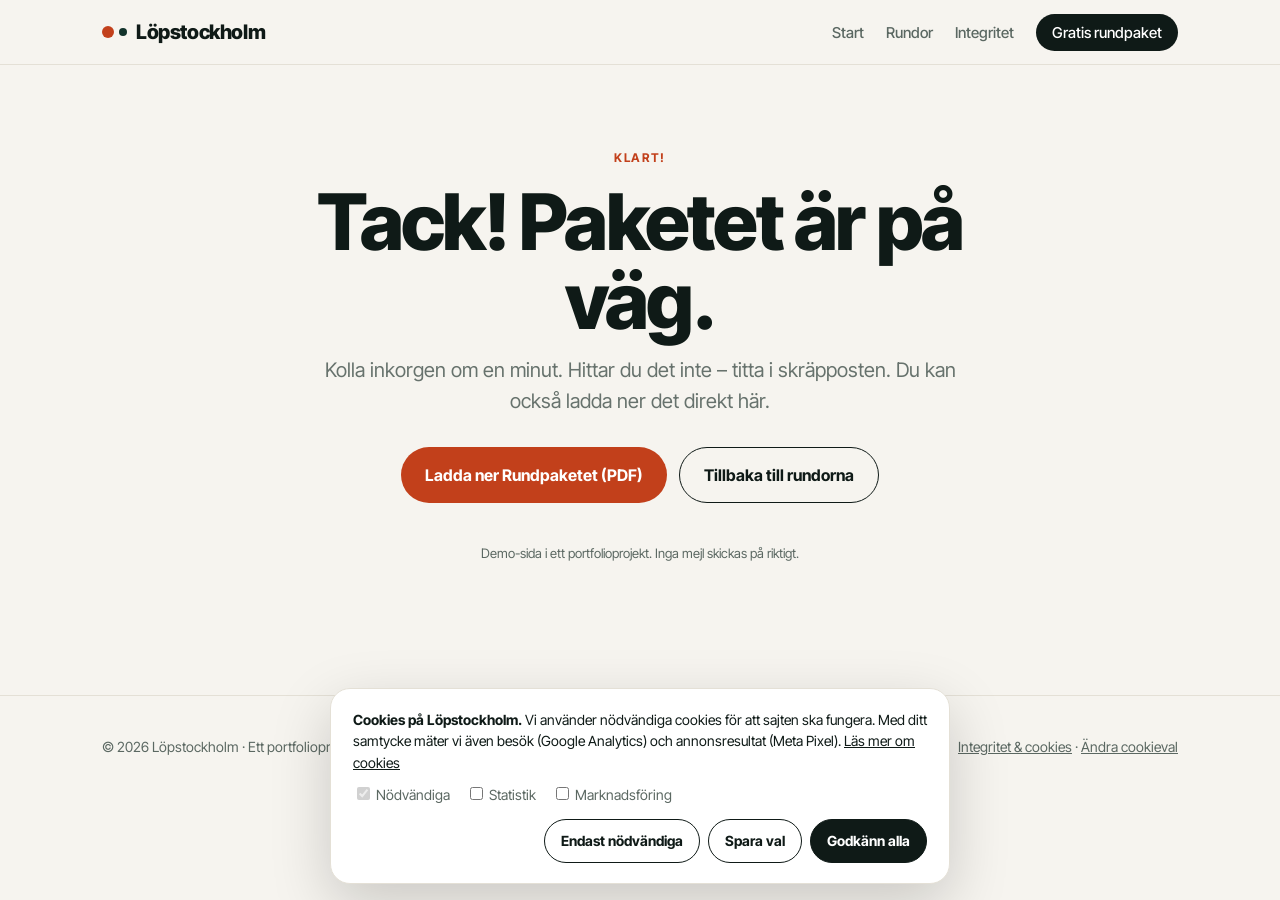
<file: tack.html>
<!doctype html><html lang="sv"><head><meta charset="utf-8">
<meta name="viewport" content="width=device-width,initial-scale=1">
<title>Tack – Rundpaketet är på väg | Löpstockholm</title><meta name="description" content="Tack för att du hämtade Rundpaketet.">
<meta name="robots" content="noindex,follow"><link rel="canonical" href="https://oskaraxels.github.io/lopstockholm/tack.html">
<meta property="og:type" content="website"><meta property="og:locale" content="sv_SE"><meta property="og:site_name" content="Löpstockholm">
<meta property="og:title" content="Tack – Rundpaketet är på väg | Löpstockholm"><meta property="og:description" content="Tack för att du hämtade Rundpaketet."><meta property="og:image" content="https://oskaraxels.github.io/lopstockholm/assets/img/og.jpg">
<meta name="twitter:card" content="summary_large_image"><meta name="theme-color" content="#12332b">
<link rel="icon" href="data:image/svg+xml,%3Csvg xmlns='http://www.w3.org/2000/svg' viewBox='0 0 32 32'%3E%3Ccircle cx='12' cy='16' r='8' fill='%23e2552b'/%3E%3Ccircle cx='22' cy='16' r='6' fill='%2312332b'/%3E%3C/svg%3E">
<link rel="preload" href="assets/fonts/InterTight.ttf" as="font" type="font/ttf" crossorigin>
<link rel="stylesheet" href="styles.css">
<script src="js/config.js"></script><script src="js/tracking.js"></script>
</head><body>
<header class="site"><div class="wrap"><a class="logo" href="index.html"><i></i>Löpstockholm</a><nav><a href="index.html" class="">Start</a><a href="rundor.html" class="">Rundor</a><a href="integritet.html" class="">Integritet</a><a class="btn-s" href="rundpaketet.html" data-track="cta_click" data-label="Hämta Rundpaketet" data-location="header">Gratis rundpaket</a></nav></div></header>
<main><section style="min-height:70vh"><div class="wrap" style="max-width:760px;text-align:center"><div class="eyebrow">Klart!</div><h1 style="margin:14px auto" id="t-h">Tack! Paketet är på väg.</h1>
<p class="lead" style="margin:0 auto;color:var(--muted)">Kolla inkorgen om en minut. Hittar du det inte – titta i skräpposten. Du kan också ladda ner det direkt här.</p>
<p style="margin-top:30px;display:flex;gap:12px;justify-content:center;flex-wrap:wrap"><a class="btn" href="assets/rundpaketet.pdf" download data-track="file_download" data-label="Rundpaketet PDF" data-location="thank_you">Ladda ner Rundpaketet (PDF)</a><a class="btn line" href="rundor.html" data-track="cta_click" data-label="Tillbaka till rundorna" data-location="thank_you">Tillbaka till rundorna</a></p>
<p class="note" style="margin-top:40px">Demo-sida i ett portfolioprojekt. Inga mejl skickas på riktigt.</p></div></section>
<script>var n=sessionStorage.getItem('ls_name');if(n){document.getElementById('t-h').textContent='Tack '+n+'! Paketet är på väg.';}</script></main>
<footer class="site"><div class="wrap"><span>© 2026 Löpstockholm · Ett portfolioprojekt av Oskar Axelsson. Inga riktiga annonser körs.</span><span><a href="integritet.html">Integritet &amp; cookies</a> · <button onclick="lsOpenConsent()">Ändra cookieval</button></span></div></footer>
</body></html>
</file>
<file: styles.css>
@font-face{font-family:"Inter Tight";src:url(assets/fonts/InterTight.ttf) format("truetype");font-weight:100 900;font-display:swap}
:root{--ink:#0f1a17;--muted:#5b6862;--bg:#f6f4ef;--card:#fff;--line:#e4e0d6;--accent:#c2401b;--deep:#12332b;--soft:#e9efe9;--r:18px}
*{box-sizing:border-box}html{scroll-behavior:smooth}
body{margin:0;font-family:"Inter Tight",system-ui,-apple-system,Segoe UI,sans-serif;color:var(--ink);background:var(--bg);line-height:1.55;-webkit-font-smoothing:antialiased}
img{max-width:100%;display:block}a{color:inherit}
.wrap{max-width:1120px;margin:0 auto;padding:0 22px}
header.site{position:sticky;top:0;z-index:20;background:rgba(246,244,239,.86);backdrop-filter:blur(10px);border-bottom:1px solid var(--line)}
header.site .wrap{display:flex;align-items:center;justify-content:space-between;height:64px}
.logo{font-weight:800;letter-spacing:-.02em;font-size:20px;text-decoration:none;display:flex;gap:8px;align-items:center}
.logo i{width:12px;height:12px;border-radius:50%;background:var(--accent);display:inline-block;box-shadow:15px 0 0 -2px var(--deep);margin-right:14px}
nav a{text-decoration:none;margin-left:22px;font-size:15px;color:var(--muted);font-weight:500}nav a:hover,nav a.on{color:var(--ink)}
nav a.btn-s{background:var(--ink);color:#fff;padding:9px 16px;border-radius:99px}
@media(max-width:640px){nav a:not(.btn-s){display:none}}
.btn{display:inline-flex;align-items:center;gap:10px;background:var(--accent);color:#fff;text-decoration:none;font-weight:700;padding:15px 24px;border-radius:99px;border:0;font-size:16px;cursor:pointer;font-family:inherit;transition:transform .15s}
.btn:hover{transform:translateY(-1px)}.btn.dark{background:var(--ink)}.btn.line{background:transparent;color:var(--ink);border:1.5px solid var(--ink)}
.hero{position:relative;min-height:78vh;display:flex;align-items:flex-end;color:#fff;overflow:hidden}
.hero picture,.hero img{position:absolute;inset:0;width:100%;height:100%;object-fit:cover}
.hero:after{content:"";position:absolute;inset:0;background:linear-gradient(90deg,rgba(10,20,17,.55),rgba(10,20,17,0) 65%),linear-gradient(180deg,rgba(10,20,17,0) 40%,rgba(10,20,17,.6))}
.hero .wrap{position:relative;z-index:2;padding-bottom:64px;width:100%}
.eyebrow{text-transform:uppercase;letter-spacing:.14em;font-size:12px;font-weight:700;color:var(--accent)}
.hero .eyebrow{color:#fff;opacity:.9}
h1{font-size:clamp(40px,6.4vw,78px);line-height:1.02;letter-spacing:-.035em;margin:12px 0 18px;font-weight:800;max-width:14ch}
h2{font-size:clamp(28px,3.6vw,44px);letter-spacing:-.03em;line-height:1.08;margin:8px 0 14px;font-weight:800}
h3{font-size:21px;letter-spacing:-.015em;margin:0 0 6px}
.lead{font-size:clamp(17px,1.6vw,20px);max-width:56ch;opacity:.92}
section{padding:84px 0}
.grid3{display:grid;grid-template-columns:repeat(3,1fr);gap:22px}@media(max-width:860px){.grid3{grid-template-columns:1fr}}
.card{background:var(--card);border:1px solid var(--line);border-radius:var(--r);overflow:hidden;text-decoration:none;display:flex;flex-direction:column}
.card img{aspect-ratio:4/3;object-fit:cover;width:100%}.card .b{padding:20px 22px 24px}
.meta{display:flex;gap:8px;flex-wrap:wrap;margin:10px 0}.pill{font-size:13px;background:var(--soft);color:var(--deep);padding:4px 10px;border-radius:99px;font-weight:600}
.stats{display:grid;grid-template-columns:repeat(3,1fr);gap:1px;background:var(--line);border-radius:var(--r);overflow:hidden;border:1px solid var(--line)}
.stats div{background:#fff;padding:26px}.stats b{font-size:34px;letter-spacing:-.03em;display:block}.stats span{color:var(--muted);font-size:14px}
@media(max-width:640px){.stats{grid-template-columns:1fr}}
.split{display:grid;grid-template-columns:1.05fr 1fr;gap:56px;align-items:center}@media(max-width:860px){.split{grid-template-columns:1fr;gap:30px}}
.split img{border-radius:var(--r);aspect-ratio:1;object-fit:cover}
ul.check{list-style:none;padding:0;margin:18px 0}ul.check li{padding:8px 0 8px 32px;position:relative;border-bottom:1px solid var(--line)}
ul.check li:before{content:"";position:absolute;left:0;top:13px;width:18px;height:18px;border-radius:50%;background:var(--deep) url("data:image/svg+xml,%3Csvg xmlns='http://www.w3.org/2000/svg' viewBox='0 0 20 20'%3E%3Cpath d='M5 10.5l3 3 7-7' stroke='white' stroke-width='2.4' fill='none'/%3E%3C/svg%3E") center/12px no-repeat}
.band{background:var(--deep);color:#fff;border-radius:28px;padding:56px}.band p{opacity:.85}
form.signup{background:#fff;color:var(--ink);border-radius:var(--r);padding:28px;border:1px solid var(--line)}
form.signup label{display:block;font-weight:600;font-size:14px;margin:12px 0 6px}
form.signup input[type=text],form.signup input[type=email],form.signup select{width:100%;padding:14px 16px;border:1.5px solid var(--line);border-radius:12px;font:inherit;background:#fbfaf7}
form.signup input:focus,form.signup select:focus{outline:none;border-color:var(--deep)}
form.signup .gdpr{display:flex;gap:10px;font-size:13px;color:var(--muted);margin:14px 0 18px;font-weight:400}
form.signup .btn{width:100%;justify-content:center}.err{color:#b3261e;font-size:14px;margin-top:8px;min-height:1em}
.route{display:grid;grid-template-columns:1fr 1fr;gap:40px;align-items:center;padding:46px 0;border-top:1px solid var(--line)}
.route:nth-of-type(even) .media{order:2}@media(max-width:860px){.route{grid-template-columns:1fr}.route:nth-of-type(even) .media{order:0}}
.route .media{position:relative}.route .media img{border-radius:var(--r);aspect-ratio:4/3;object-fit:cover;width:100%}
.route svg{position:absolute;right:14px;bottom:14px;width:150px;height:auto;background:rgba(255,255,255,.92);border-radius:14px;padding:10px}
.facts{display:grid;grid-template-columns:repeat(3,1fr);gap:10px;margin:16px 0}.facts div{background:#fff;border:1px solid var(--line);border-radius:12px;padding:12px}.facts b{display:block;font-size:20px}.facts span{font-size:12px;color:var(--muted)}
.note{font-size:13px;color:var(--muted)}
footer.site{border-top:1px solid var(--line);padding:40px 0;font-size:14px;color:var(--muted)}footer.site .wrap{display:flex;justify-content:space-between;flex-wrap:wrap;gap:12px}
footer.site button{background:none;border:0;color:inherit;text-decoration:underline;cursor:pointer;font:inherit;padding:0}
.prose{max-width:720px}.prose h2{font-size:26px;margin-top:40px}.prose table{border-collapse:collapse;width:100%;font-size:14px}.prose td,.prose th{border-bottom:1px solid var(--line);padding:10px;text-align:left;vertical-align:top}
#ls-consent{position:fixed;left:16px;right:16px;bottom:16px;z-index:50;max-width:620px;margin:0 auto;background:#fff;border:1px solid var(--line);border-radius:20px;padding:20px 22px;box-shadow:0 20px 60px rgba(0,0,0,.18);font-size:14px}
#ls-consent p{margin:0 0 10px}#ls-consent .opts{display:flex;gap:16px;flex-wrap:wrap;margin-bottom:14px;color:var(--muted)}
#ls-consent .btns{display:flex;gap:8px;flex-wrap:wrap;justify-content:flex-end}
#ls-consent button{font:inherit;font-weight:700;border-radius:99px;padding:10px 16px;border:1.5px solid var(--ink);background:var(--ink);color:#fff;cursor:pointer}
#ls-consent button.ghost{background:#fff;color:var(--ink)}
#ls-debug{position:fixed;right:12px;top:76px;z-index:60;width:340px;max-height:70vh;overflow:auto;background:#0f1a17;color:#d9f2e6;border-radius:14px;font:12px/1.4 ui-monospace,Menlo,monospace;box-shadow:0 10px 40px rgba(0,0,0,.3)}
#ls-debug .h{padding:10px 12px;background:#e2552b;color:#fff;font-weight:700;position:sticky;top:0}
#ls-debug ol{margin:0;padding:6px 12px 10px 30px}#ls-debug li{padding:6px 0;border-bottom:1px solid #22332e}#ls-debug b{color:#fff}#ls-debug span{color:#8fd3b0;margin-left:6px}
#ls-debug code{display:block;color:#a9bdb4;word-break:break-all;margin-top:2px}
.prose code{word-break:break-all}@media(max-width:640px){.prose td,.prose th{padding:8px 6px;font-size:13px}}
</file>
